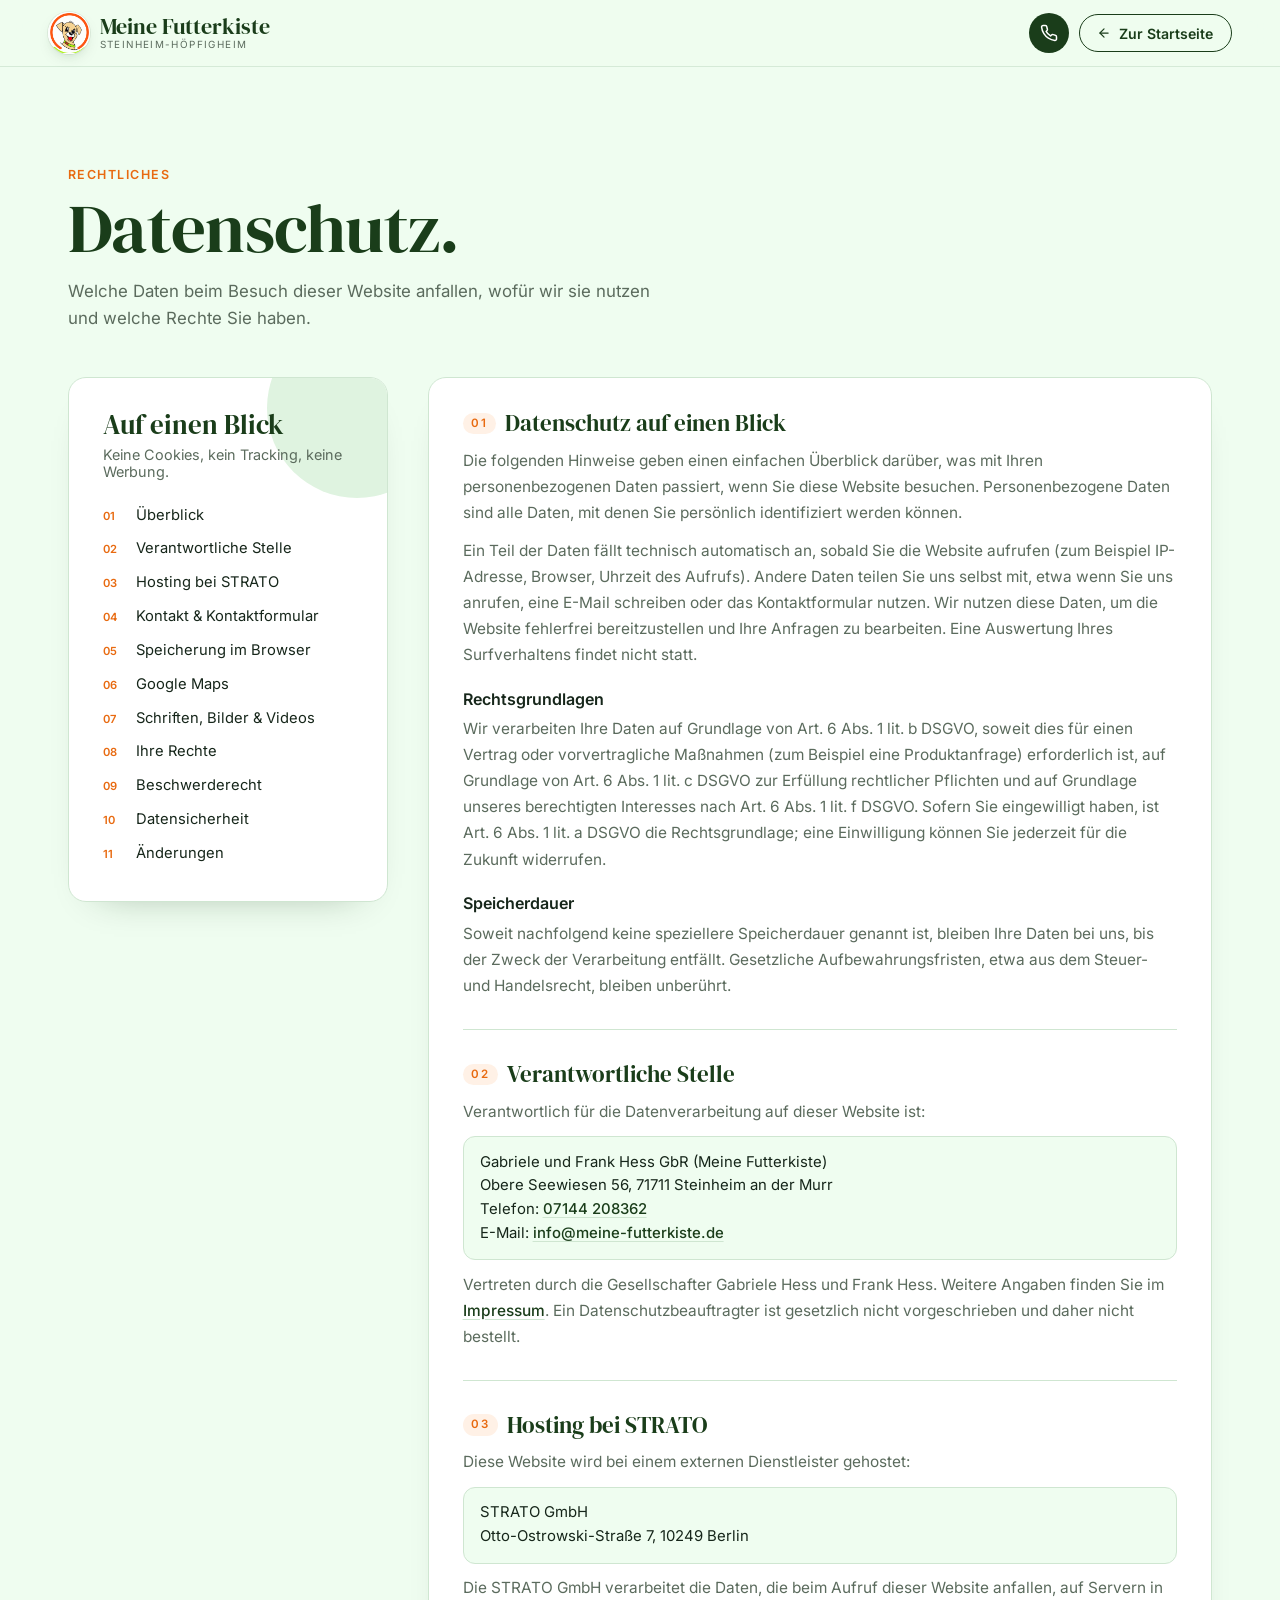
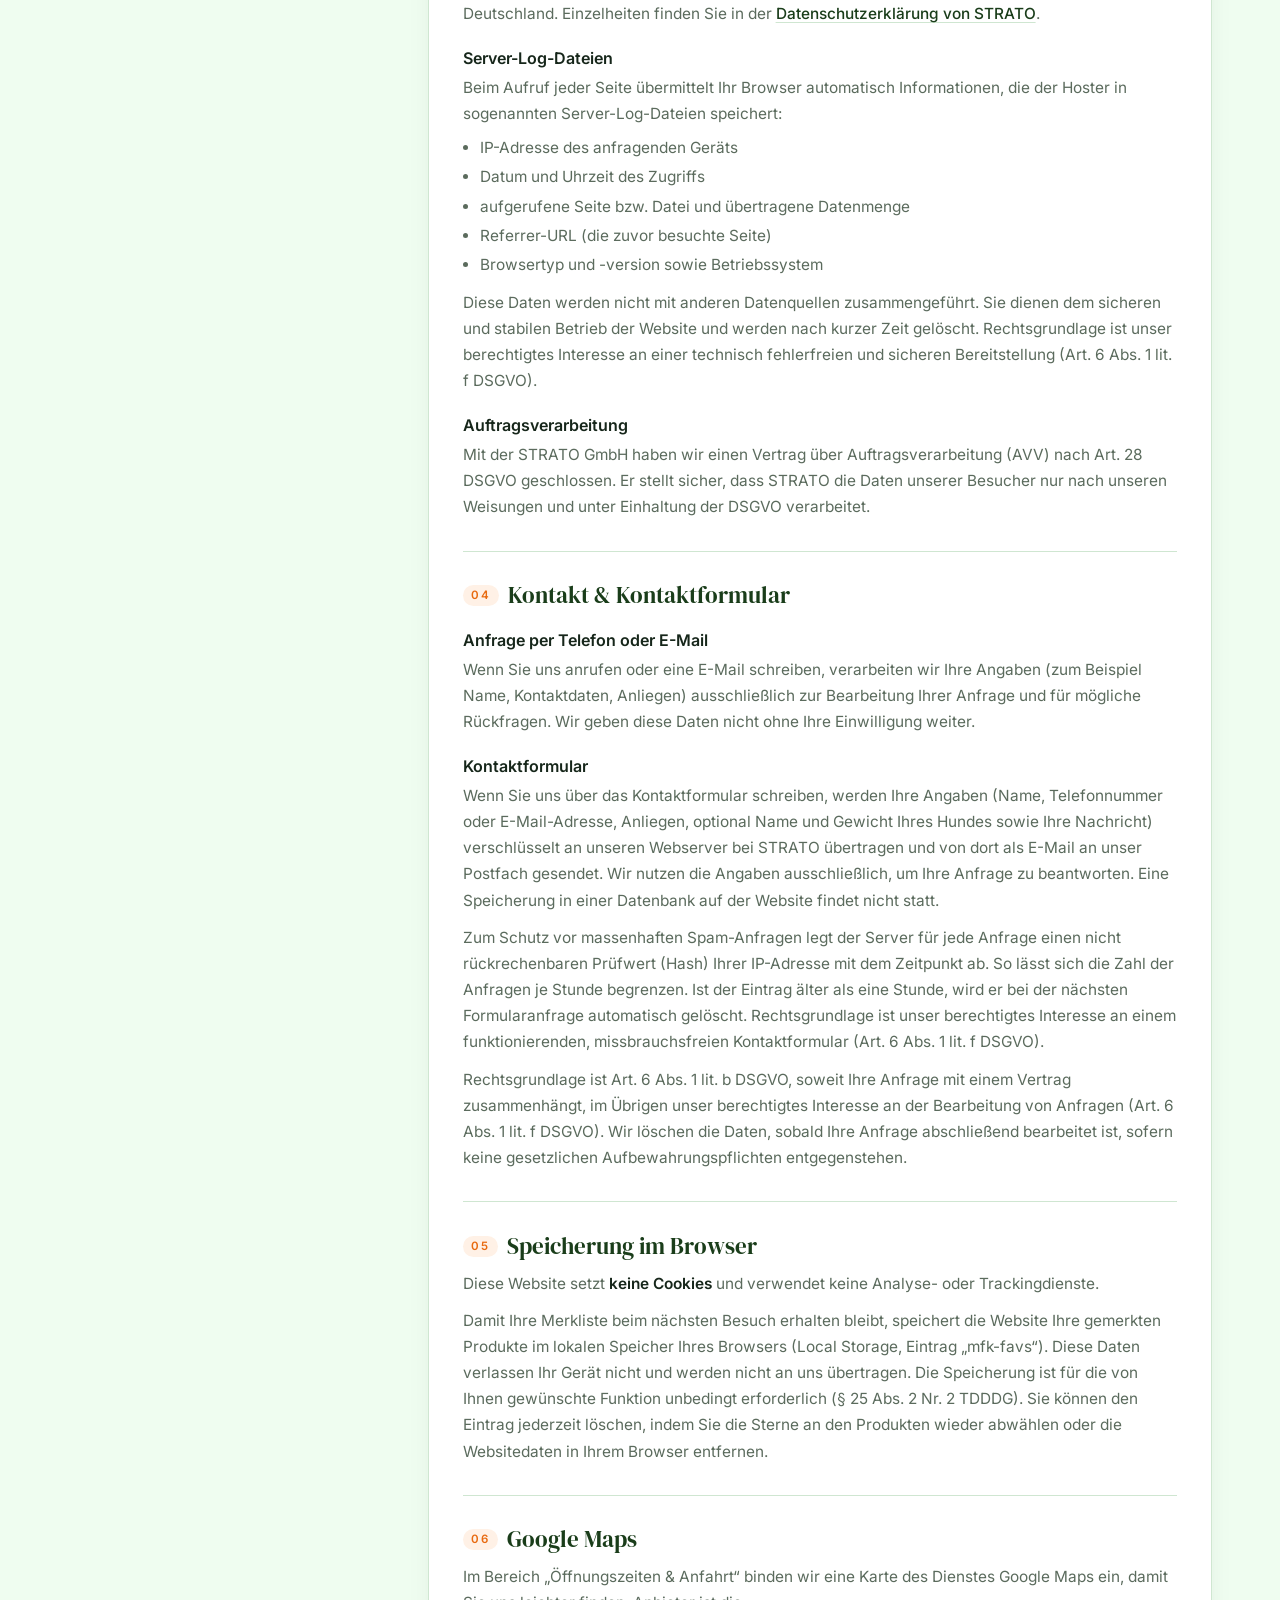
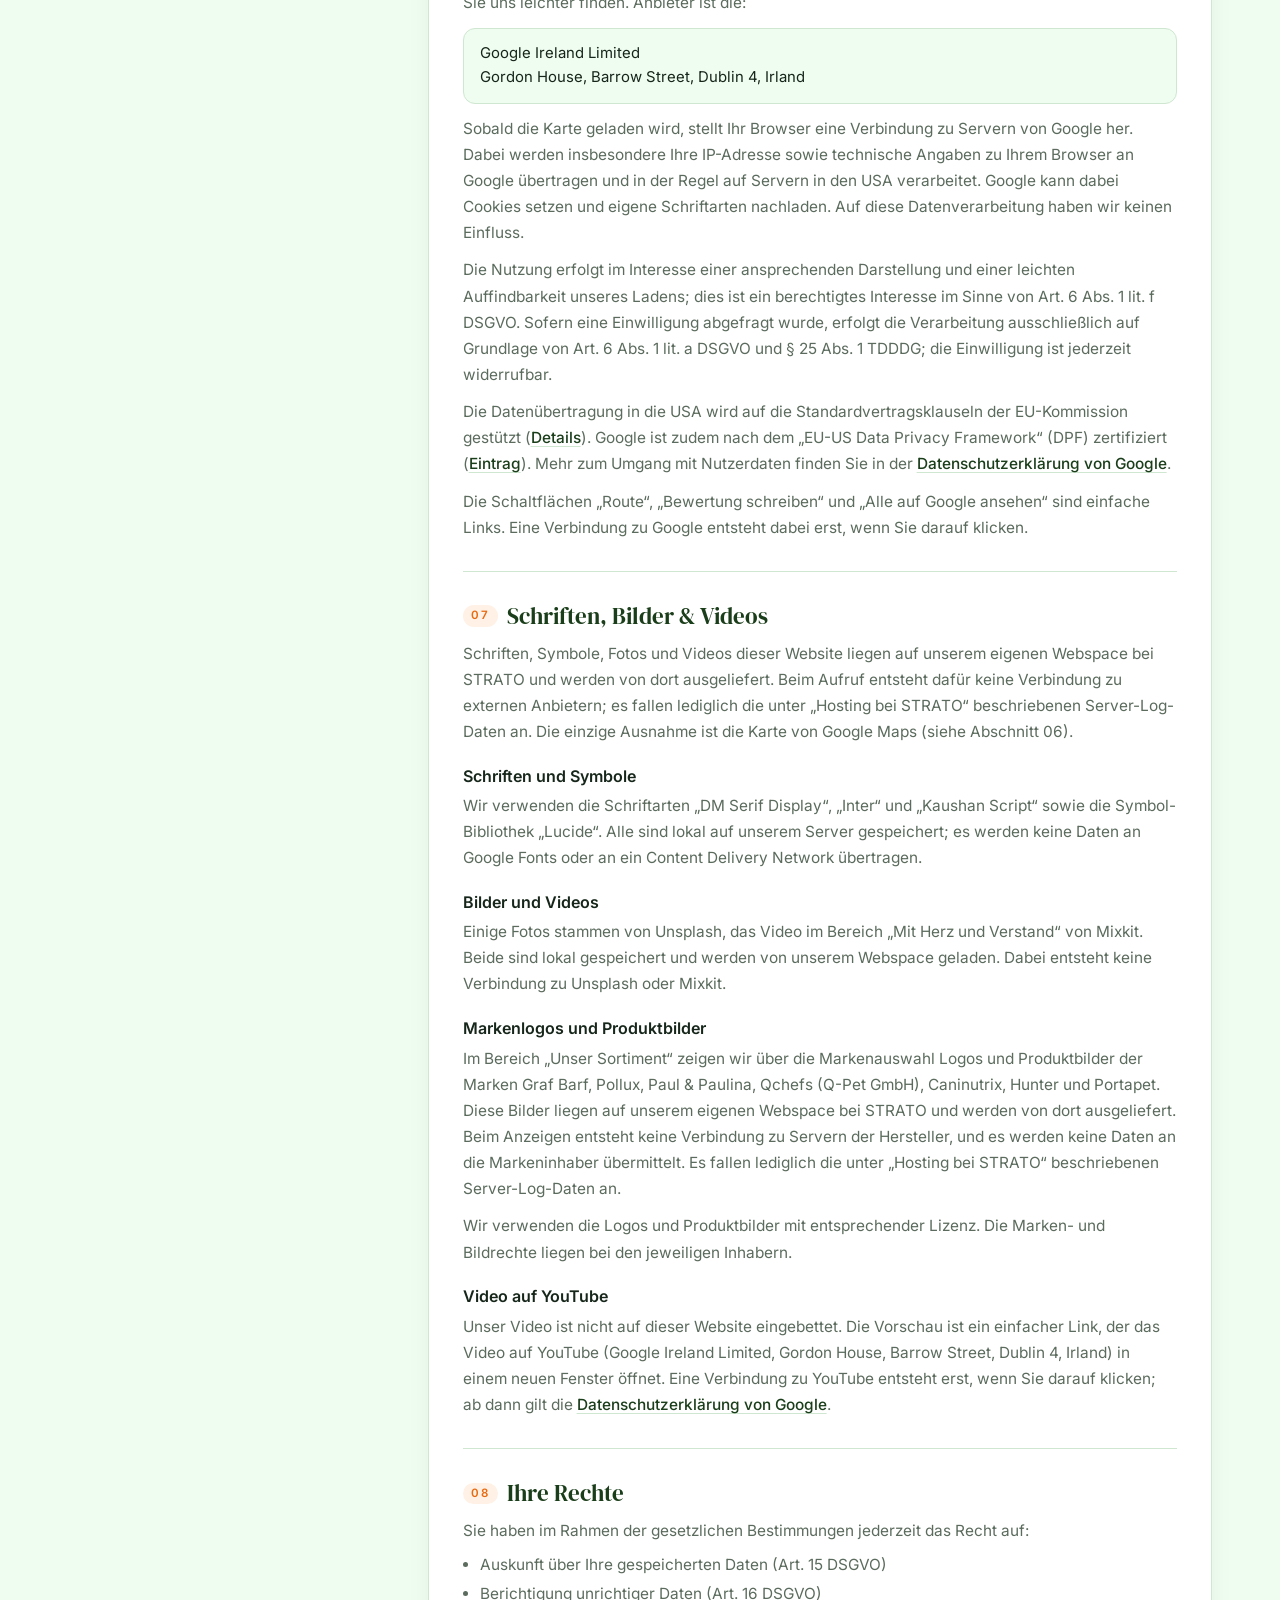
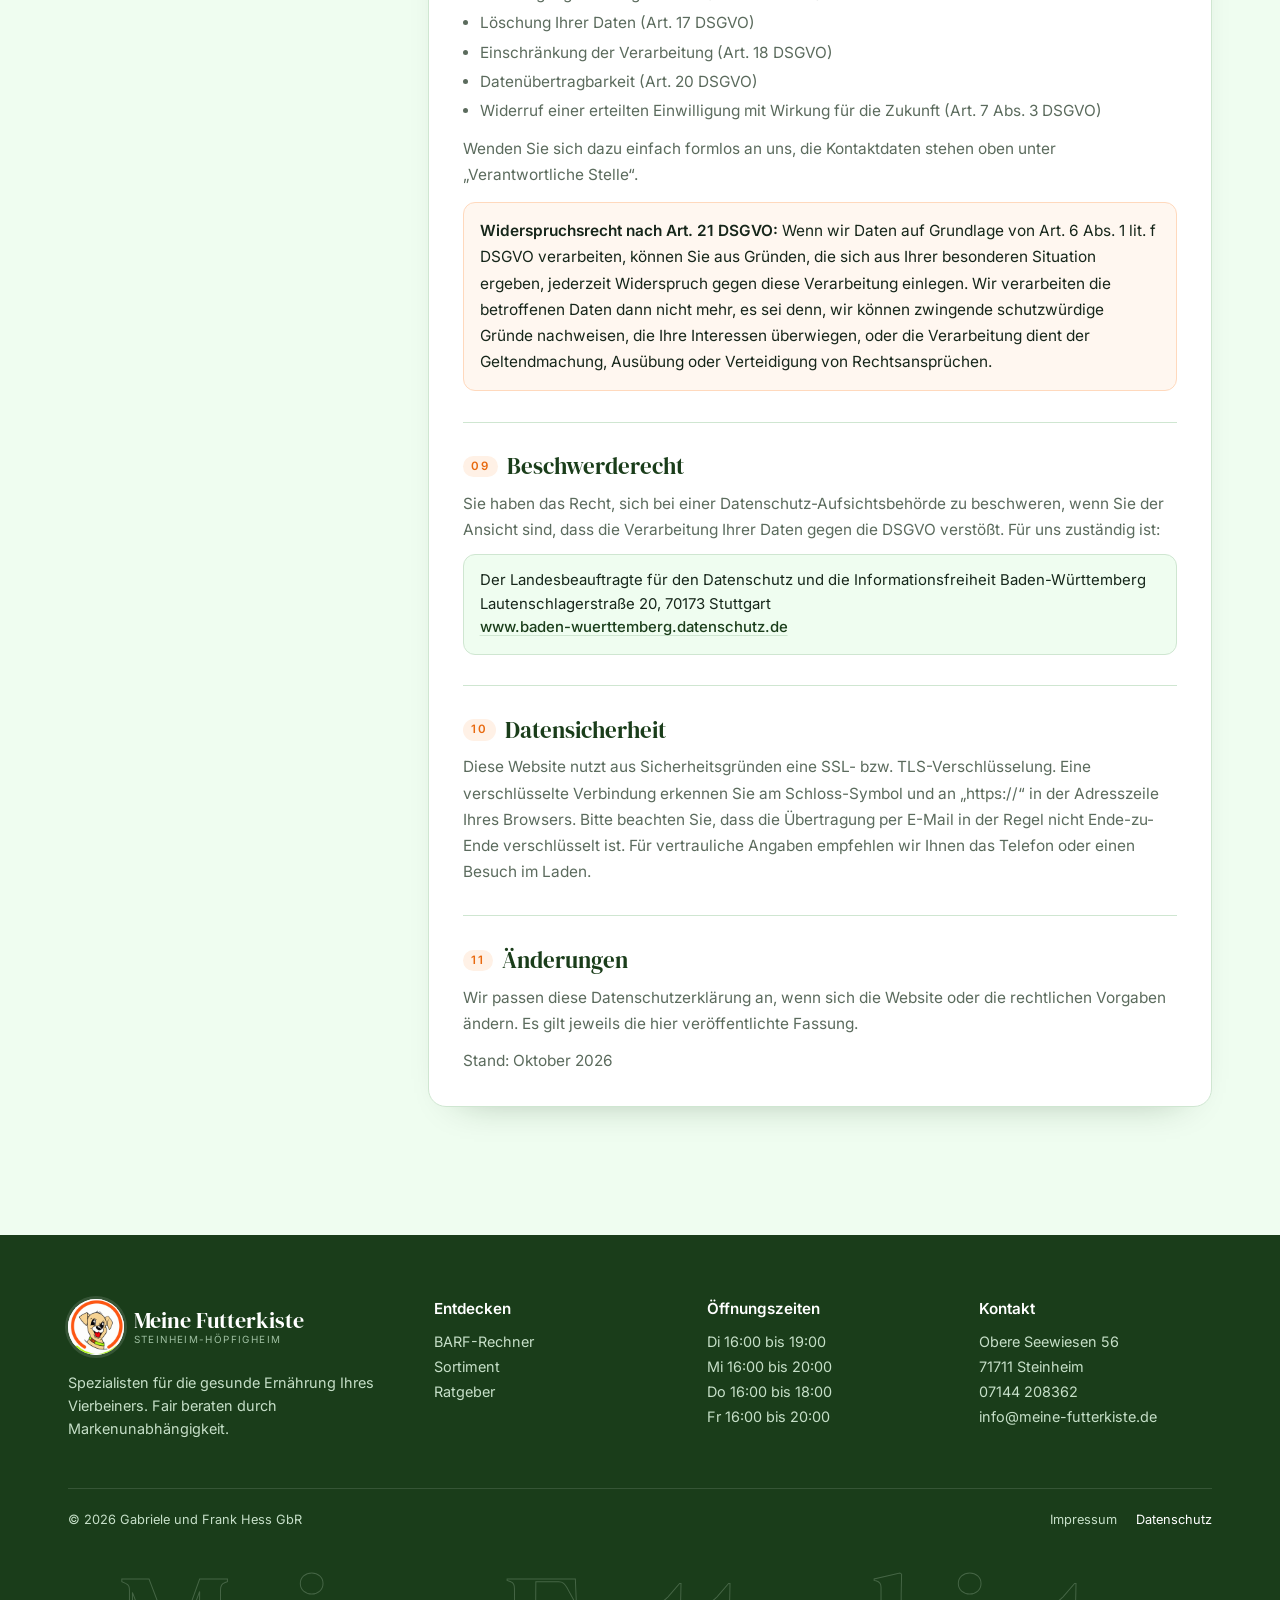
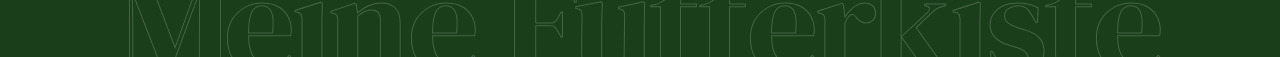
<file: datenschutz.html>
<!doctype html>
<html lang="de">
<head>
<meta charset="utf-8" />
<meta name="viewport" content="width=device-width, initial-scale=1, viewport-fit=cover" />
<meta name="theme-color" content="#EFFDF0" />
<meta name="format-detection" content="telephone=yes" />
<title>Datenschutz | Meine Futterkiste Steinheim-Höpfigheim</title>
<link rel="icon" href="favicon.png?v=3" type="image/png" sizes="192x192" />
<link rel="apple-touch-icon" href="apple-touch-icon.png?v=3" />
<meta name="description" content="Datenschutzerklärung von Meine Futterkiste, Gabriele und Frank Hess GbR, Steinheim-Höpfigheim: Hosting bei STRATO, Google Maps und Kontaktformular." />
<meta name="robots" content="index, follow" />
<link rel="canonical" href="https://meine-futterkiste.de/datenschutz.html" />

<link rel="stylesheet" href="fonts.css" />
<script src="lucide.min.js"></script>

<style>
:root{
  --bg:#EFFDF0;
  --green:#1a3d1a;
  --green-h:#2a5a2a;
  --green-soft:#dff3e0;
  --orange:#E86A10;
  --orange-h:#d45e0d;
  --ink:#16261a;
  --muted:#5b6b5d;
  --line:#cfe6d1;
  --card:#ffffff;
  --radius:18px;
  --ease:cubic-bezier(0.16,1,0.3,1);
}
*{box-sizing:border-box;margin:0;padding:0}
html{scroll-behavior:smooth;scroll-padding-top:90px}
body{font-family:'Inter',sans-serif;background:var(--bg);color:var(--ink);-webkit-font-smoothing:antialiased;overflow-x:hidden}
img{max-width:100%;display:block}
a{color:inherit;text-decoration:none}
.wrap{max-width:1240px;margin:0 auto;padding:0 20px}
@media(min-width:768px){.wrap{padding:0 32px}}
@media(min-width:1024px){.wrap{padding:0 48px}}
svg.lucide{width:1em;height:1em;stroke-width:2}
:focus-visible{outline:2px solid var(--orange);outline-offset:3px;border-radius:6px}
::selection{background:#ffd2ae;color:var(--ink)}

@keyframes fade-up{from{opacity:0;transform:translateY(30px)}to{opacity:1;transform:none}}
@keyframes fade-in{from{opacity:0}to{opacity:1}}
.animate-fade-up{animation:fade-up .8s var(--ease) both}
.animate-fade-in{animation:fade-in .6s ease-out both}
.delay-100{animation-delay:.1s}.delay-200{animation-delay:.2s}.delay-300{animation-delay:.3s}
@media (prefers-reduced-motion:reduce){
  *,*::before,*::after{animation-duration:.01ms!important;animation-delay:0s!important;transition-duration:.01ms!important}
}

/* ---------- Buttons ---------- */
.btn{display:inline-flex;align-items:center;gap:.5rem;border-radius:999px;font-weight:600;font-size:.95rem;padding:.85rem 1.4rem;transition:background .2s,transform .2s,box-shadow .2s;white-space:nowrap}
.btn:active{transform:scale(.97)}
.btn-ghost{border:1.5px solid var(--green);color:var(--green)}
.btn-ghost:hover{background:var(--green);color:#fff}
.btn svg.lucide{transition:transform .3s var(--ease)}
.btn:hover svg.lucide-arrow-left{transform:translateX(-3px)}
.circle{position:relative;width:40px;height:40px;border-radius:50%;display:grid;place-items:center;font-size:18px;transition:background .2s,transform .2s;flex-shrink:0}
.circle:hover{transform:translateY(-1px)}
.circle-green{background:var(--green);color:#fff}
.circle-green:hover{background:var(--green-h)}
.eyebrow{display:inline-flex;align-items:center;gap:.5rem;font-size:.78rem;font-weight:600;letter-spacing:.12em;text-transform:uppercase;color:var(--orange)}
.h2{font-family:'DM Serif Display',serif;font-weight:400;color:var(--green);font-size:clamp(40px,5.4vw,72px);line-height:1;letter-spacing:-.01em;margin:.6rem 0 1rem}
.lead{color:var(--muted);font-size:1.05rem;line-height:1.65;max-width:56ch}

/* ---------- Header ---------- */
.hdr{position:sticky;top:0;z-index:60;display:flex;align-items:center;justify-content:space-between;padding:.75rem 20px;gap:1rem;background:rgba(239,253,240,.82);backdrop-filter:blur(14px) saturate(1.4);-webkit-backdrop-filter:blur(14px) saturate(1.4);border-bottom:1px solid rgba(207,230,209,.8)}
@media(min-width:768px){.hdr{padding:.75rem 32px}}
@media(min-width:1024px){.hdr{padding:.75rem 48px}}
.logo{display:flex;align-items:center;gap:.6rem;color:var(--green)}
.logo-mark{width:42px;height:42px;border-radius:50%;background:#fff;overflow:hidden;flex-shrink:0;box-shadow:0 0 0 1px rgba(26,61,26,.08),0 6px 16px -8px rgba(26,61,26,.35);transition:transform .4s cubic-bezier(0.34,1.56,0.64,1)}
.logo-mark img{width:100%;height:100%;object-fit:cover}
.logo:hover .logo-mark{transform:rotate(-8deg) scale(1.06)}
.logo-txt{font-family:'DM Serif Display',serif;font-size:1.25rem;line-height:.95}
.logo-txt small{display:block;font-family:'Inter',sans-serif;font-size:.62rem;letter-spacing:.14em;text-transform:uppercase;color:var(--muted);margin-top:3px}
@media(min-width:1024px){.logo-txt{font-size:1.4rem}}
.hdr-actions{display:flex;align-items:center;gap:.6rem}
.hdr .btn{padding:.6rem 1.1rem;font-size:.88rem}
@media(max-width:559px){.hdr .btn span{display:none}.hdr .btn{padding:.6rem .75rem}}

/* ---------- Inhalt ---------- */
.page-head{padding:clamp(56px,8vw,96px) 0 clamp(28px,4vw,44px)}
.legal-grid{display:grid;gap:1.25rem}
@media(min-width:960px){.legal-grid{grid-template-columns:320px 1fr;gap:2.5rem;align-items:start}}
.legal-grid>*{min-width:0}
.card{background:var(--card);border:1px solid var(--line);border-radius:var(--radius);padding:1.6rem 1.5rem;box-shadow:0 18px 40px -32px rgba(10,40,10,.45)}
@media(min-width:768px){.card{padding:2rem 2.1rem}}
.card-id{position:relative;overflow:hidden}
@media(min-width:960px){.card-id{position:sticky;top:96px}}
.card-id::after{content:"";position:absolute;right:-60px;top:-60px;width:180px;height:180px;border-radius:50%;background:var(--green-soft);z-index:0}
.card-id>*{position:relative;z-index:1}
.card-id h2{font-family:'DM Serif Display',serif;font-weight:400;color:var(--green);font-size:1.7rem;line-height:1.1;margin-bottom:.35rem}
.card-id .sub{color:var(--muted);font-size:.9rem;margin-bottom:1.2rem}
.toc{list-style:none;display:flex;flex-direction:column;gap:.15rem;counter-reset:toc}
.toc a{display:flex;gap:.7rem;align-items:baseline;padding:.42rem .55rem;margin:0 -.55rem;border-radius:10px;font-size:.92rem;color:var(--ink);transition:background .2s,color .2s}
.toc a::before{counter-increment:toc;content:counter(toc,decimal-leading-zero);font-size:.7rem;font-weight:600;letter-spacing:.08em;color:var(--orange);min-width:1.4rem}
.toc a:hover{background:var(--green-soft);color:var(--green)}

.sec+.sec{margin-top:1.9rem;padding-top:1.9rem;border-top:1px solid var(--line)}
.sec h3{font-family:'DM Serif Display',serif;font-weight:400;color:var(--green);font-size:1.45rem;line-height:1.15;margin-bottom:.7rem;display:flex;align-items:center;gap:.6rem;hyphens:auto;overflow-wrap:break-word}
.sec h3 span:last-child{min-width:0}
@media(max-width:479px){.sec h3{font-size:1.25rem}}
.sec h3 .num{font-family:'Inter',sans-serif;font-size:.72rem;font-weight:600;letter-spacing:.1em;color:var(--orange);background:#fff1e6;border-radius:999px;padding:.25rem .55rem;flex-shrink:0}
.sec h4{font-size:1rem;font-weight:600;color:var(--ink);margin:1.3rem 0 .45rem}
.sec p,.sec li{color:var(--muted);line-height:1.7;font-size:.96rem;max-width:72ch;overflow-wrap:break-word}
.sec p+p{margin-top:.7rem}
.sec ul{margin:.5rem 0 .7rem 1.1rem}
.sec li+li{margin-top:.2rem}
.sec strong{color:var(--ink);font-weight:600}
.sec a{color:var(--green);font-weight:500;text-decoration:underline;text-decoration-color:var(--line);text-underline-offset:3px;transition:text-decoration-color .2s}
.sec a:hover{text-decoration-color:var(--orange)}
.addr{background:var(--bg);border:1px solid var(--line);border-radius:12px;padding:.85rem 1rem;margin:.7rem 0;color:var(--ink);font-size:.93rem;line-height:1.6}
.note{background:#fff7f0;border:1px solid #ffd9bd;border-radius:12px;padding:.95rem 1.05rem;margin-top:.9rem}
.note p{color:var(--ink)}
.stand{margin-top:1.9rem;font-size:.82rem;color:var(--muted)}

/* ---------- Footer ---------- */
footer{background:var(--green);color:#c6dfc8;padding:4rem 0 2rem;margin-top:clamp(72px,10vw,130px);overflow:hidden}
.foot{display:grid;gap:2.5rem}
@media(min-width:900px){.foot{grid-template-columns:1.4fr 1fr 1fr 1fr}}
.foot .logo{color:#fff}
.foot .logo-mark{width:56px;height:56px;box-shadow:0 0 0 3px rgba(255,255,255,.12)}
.foot .logo-txt small{color:#9fc0a2}
.foot h4{color:#fff;font-size:.95rem;margin-bottom:.9rem}
.foot ul{list-style:none;display:flex;flex-direction:column;gap:.5rem;font-size:.9rem}
.foot a:hover{color:#fff}
.foot p{font-size:.9rem;line-height:1.6;margin-top:1rem;max-width:36ch}
.legal{border-top:1px solid rgba(255,255,255,.12);margin-top:3rem;padding-top:1.4rem;display:flex;flex-wrap:wrap;justify-content:space-between;gap:1rem;font-size:.8rem}
.legal div{display:flex;gap:1.2rem}
.legal a.on{color:#fff}
.foot-mark{font-family:'DM Serif Display',serif;font-size:min(11vw,220px);line-height:.8;letter-spacing:-.02em;white-space:nowrap;text-align:center;color:transparent;-webkit-text-stroke:1px rgba(198,223,200,.25);margin-top:2.5rem;user-select:none;pointer-events:none}
@media(min-width:900px){.foot-mark{margin-bottom:calc(-2rem - .16em)}}
</style>
</head>
<body>

<header class="hdr">
  <a href="index.html" class="logo animate-fade-in" aria-label="Meine Futterkiste Startseite">
    <span class="logo-mark"><img src="logo.png" alt="" width="320" height="320" /></span>
    <span class="logo-txt">Meine Futterkiste<small>Steinheim-Höpfigheim</small></span>
  </a>
  <div class="hdr-actions animate-fade-in delay-100">
    <a href="tel:+497144208362" class="circle circle-green" aria-label="Anrufen"><i data-lucide="phone"></i></a>
    <a href="index.html" class="btn btn-ghost"><i data-lucide="arrow-left"></i><span>Zur Startseite</span></a>
  </div>
</header>

<main>
  <section class="page-head">
    <div class="wrap">
      <span class="eyebrow animate-fade-up">Rechtliches</span>
      <h1 class="h2 animate-fade-up delay-100">Datenschutz.</h1>
      <p class="lead animate-fade-up delay-200">Welche Daten beim Besuch dieser Website anfallen, wofür wir sie nutzen und welche Rechte Sie haben.</p>
    </div>
  </section>

  <div class="wrap">
    <div class="legal-grid">

      <aside class="card card-id animate-fade-up delay-200">
        <h2>Auf einen Blick</h2>
        <p class="sub">Keine Cookies, kein Tracking, keine Werbung.</p>
        <ol class="toc">
          <li><a href="#ueberblick">Überblick</a></li>
          <li><a href="#verantwortlich">Verantwortliche Stelle</a></li>
          <li><a href="#hosting">Hosting bei STRATO</a></li>
          <li><a href="#kontakt">Kontakt &amp; Kontaktformular</a></li>
          <li><a href="#speicher">Speicherung im Browser</a></li>
          <li><a href="#maps">Google Maps</a></li>
          <li><a href="#extern">Schriften, Bilder &amp; Videos</a></li>
          <li><a href="#rechte">Ihre Rechte</a></li>
          <li><a href="#beschwerde">Beschwerderecht</a></li>
          <li><a href="#sicherheit">Datensicherheit</a></li>
          <li><a href="#aenderungen">Änderungen</a></li>
        </ol>
      </aside>

      <article class="card animate-fade-up delay-300">

        <div class="sec" id="ueberblick">
          <h3><span class="num">01</span><span>Datenschutz auf einen Blick</span></h3>
          <p>Die folgenden Hinweise geben einen einfachen Überblick darüber, was mit Ihren personenbezogenen Daten passiert, wenn Sie diese Website besuchen. Personenbezogene Daten sind alle Daten, mit denen Sie persönlich identifiziert werden können.</p>
          <p>Ein Teil der Daten fällt technisch automatisch an, sobald Sie die Website aufrufen (zum Beispiel IP-Adresse, Browser, Uhrzeit des Aufrufs). Andere Daten teilen Sie uns selbst mit, etwa wenn Sie uns anrufen, eine E-Mail schreiben oder das Kontaktformular nutzen. Wir nutzen diese Daten, um die Website fehlerfrei bereitzustellen und Ihre Anfragen zu bearbeiten. Eine Auswertung Ihres Surfverhaltens findet nicht statt.</p>
          <h4>Rechtsgrundlagen</h4>
          <p>Wir verarbeiten Ihre Daten auf Grundlage von Art. 6 Abs. 1 lit. b DSGVO, soweit dies für einen Vertrag oder vorvertragliche Maßnahmen (zum Beispiel eine Produktanfrage) erforderlich ist, auf Grundlage von Art. 6 Abs. 1 lit. c DSGVO zur Erfüllung rechtlicher Pflichten und auf Grundlage unseres berechtigten Interesses nach Art. 6 Abs. 1 lit. f DSGVO. Sofern Sie eingewilligt haben, ist Art. 6 Abs. 1 lit. a DSGVO die Rechtsgrundlage; eine Einwilligung können Sie jederzeit für die Zukunft widerrufen.</p>
          <h4>Speicherdauer</h4>
          <p>Soweit nachfolgend keine speziellere Speicherdauer genannt ist, bleiben Ihre Daten bei uns, bis der Zweck der Verarbeitung entfällt. Gesetzliche Aufbewahrungsfristen, etwa aus dem Steuer- und Handelsrecht, bleiben unberührt.</p>
        </div>

        <div class="sec" id="verantwortlich">
          <h3><span class="num">02</span><span>Verantwortliche Stelle</span></h3>
          <p>Verantwortlich für die Datenverarbeitung auf dieser Website ist:</p>
          <div class="addr">
            Gabriele und Frank Hess GbR (Meine Futterkiste)<br />
            Obere Seewiesen 56, 71711 Steinheim an der Murr<br />
            Telefon: <a href="tel:+497144208362">07144 208362</a><br />
            E-Mail: <a href="mailto:info@meine-futterkiste.de">info@meine-futterkiste.de</a>
          </div>
          <p>Vertreten durch die Gesellschafter Gabriele Hess und Frank Hess. Weitere Angaben finden Sie im <a href="impressum.html">Impressum</a>. Ein Datenschutzbeauftragter ist gesetzlich nicht vorgeschrieben und daher nicht bestellt.</p>
        </div>

        <div class="sec" id="hosting">
          <h3><span class="num">03</span><span>Hosting bei STRATO</span></h3>
          <p>Diese Website wird bei einem externen Dienstleister gehostet:</p>
          <div class="addr">STRATO GmbH<br />Otto-Ostrowski-Straße 7, 10249 Berlin</div>
          <p>Die STRATO GmbH verarbeitet die Daten, die beim Aufruf dieser Website anfallen, auf Servern in Deutschland. Einzelheiten finden Sie in der <a href="https://www.strato.de/datenschutz/" target="_blank" rel="noopener">Datenschutzerklärung von STRATO</a>.</p>
          <h4>Server-Log-Dateien</h4>
          <p>Beim Aufruf jeder Seite übermittelt Ihr Browser automatisch Informationen, die der Hoster in sogenannten Server-Log-Dateien speichert:</p>
          <ul>
            <li>IP-Adresse des anfragenden Geräts</li>
            <li>Datum und Uhrzeit des Zugriffs</li>
            <li>aufgerufene Seite bzw. Datei und übertragene Datenmenge</li>
            <li>Referrer-URL (die zuvor besuchte Seite)</li>
            <li>Browsertyp und -version sowie Betriebssystem</li>
          </ul>
          <p>Diese Daten werden nicht mit anderen Datenquellen zusammengeführt. Sie dienen dem sicheren und stabilen Betrieb der Website und werden nach kurzer Zeit gelöscht. Rechtsgrundlage ist unser berechtigtes Interesse an einer technisch fehlerfreien und sicheren Bereitstellung (Art. 6 Abs. 1 lit. f DSGVO).</p>
          <h4>Auftragsverarbeitung</h4>
          <p>Mit der STRATO GmbH haben wir einen Vertrag über Auftragsverarbeitung (AVV) nach Art. 28 DSGVO geschlossen. Er stellt sicher, dass STRATO die Daten unserer Besucher nur nach unseren Weisungen und unter Einhaltung der DSGVO verarbeitet.</p>
        </div>

        <div class="sec" id="kontakt">
          <h3><span class="num">04</span><span>Kontakt &amp; Kontaktformular</span></h3>
          <h4>Anfrage per Telefon oder E-Mail</h4>
          <p>Wenn Sie uns anrufen oder eine E-Mail schreiben, verarbeiten wir Ihre Angaben (zum Beispiel Name, Kontaktdaten, Anliegen) ausschließlich zur Bearbeitung Ihrer Anfrage und für mögliche Rückfragen. Wir geben diese Daten nicht ohne Ihre Einwilligung weiter.</p>
          <h4>Kontaktformular</h4>
          <p>Wenn Sie uns über das Kontaktformular schreiben, werden Ihre Angaben (Name, Telefonnummer oder E-Mail-Adresse, Anliegen, optional Name und Gewicht Ihres Hundes sowie Ihre Nachricht) verschlüsselt an unseren Webserver bei STRATO übertragen und von dort als E-Mail an unser Postfach gesendet. Wir nutzen die Angaben ausschließlich, um Ihre Anfrage zu beantworten. Eine Speicherung in einer Datenbank auf der Website findet nicht statt.</p>
          <p>Zum Schutz vor massenhaften Spam-Anfragen legt der Server für jede Anfrage einen nicht rückrechenbaren Prüfwert (Hash) Ihrer IP-Adresse mit dem Zeitpunkt ab. So lässt sich die Zahl der Anfragen je Stunde begrenzen. Ist der Eintrag älter als eine Stunde, wird er bei der nächsten Formularanfrage automatisch gelöscht. Rechtsgrundlage ist unser berechtigtes Interesse an einem funktionierenden, missbrauchsfreien Kontaktformular (Art. 6 Abs. 1 lit. f DSGVO).</p>
          <p>Rechtsgrundlage ist Art. 6 Abs. 1 lit. b DSGVO, soweit Ihre Anfrage mit einem Vertrag zusammenhängt, im Übrigen unser berechtigtes Interesse an der Bearbeitung von Anfragen (Art. 6 Abs. 1 lit. f DSGVO). Wir löschen die Daten, sobald Ihre Anfrage abschließend bearbeitet ist, sofern keine gesetzlichen Aufbewahrungspflichten entgegenstehen.</p>
        </div>

        <div class="sec" id="speicher">
          <h3><span class="num">05</span><span>Speicherung im Browser</span></h3>
          <p>Diese Website setzt <strong>keine Cookies</strong> und verwendet keine Analyse- oder Trackingdienste.</p>
          <p>Damit Ihre Merkliste beim nächsten Besuch erhalten bleibt, speichert die Website Ihre gemerkten Produkte im lokalen Speicher Ihres Browsers (Local Storage, Eintrag „mfk-favs“). Diese Daten verlassen Ihr Gerät nicht und werden nicht an uns übertragen. Die Speicherung ist für die von Ihnen gewünschte Funktion unbedingt erforderlich (§ 25 Abs. 2 Nr. 2 TDDDG). Sie können den Eintrag jederzeit löschen, indem Sie die Sterne an den Produkten wieder abwählen oder die Websitedaten in Ihrem Browser entfernen.</p>
        </div>

        <div class="sec" id="maps">
          <h3><span class="num">06</span><span>Google Maps</span></h3>
          <p>Im Bereich „Öffnungszeiten &amp; Anfahrt“ binden wir eine Karte des Dienstes Google Maps ein, damit Sie uns leichter finden. Anbieter ist die:</p>
          <div class="addr">Google Ireland Limited<br />Gordon House, Barrow Street, Dublin 4, Irland</div>
          <p>Sobald die Karte geladen wird, stellt Ihr Browser eine Verbindung zu Servern von Google her. Dabei werden insbesondere Ihre IP-Adresse sowie technische Angaben zu Ihrem Browser an Google übertragen und in der Regel auf Servern in den USA verarbeitet. Google kann dabei Cookies setzen und eigene Schriftarten nachladen. Auf diese Datenverarbeitung haben wir keinen Einfluss.</p>
          <p>Die Nutzung erfolgt im Interesse einer ansprechenden Darstellung und einer leichten Auffindbarkeit unseres Ladens; dies ist ein berechtigtes Interesse im Sinne von Art. 6 Abs. 1 lit. f DSGVO. Sofern eine Einwilligung abgefragt wurde, erfolgt die Verarbeitung ausschließlich auf Grundlage von Art. 6 Abs. 1 lit. a DSGVO und § 25 Abs. 1 TDDDG; die Einwilligung ist jederzeit widerrufbar.</p>
          <p>Die Datenübertragung in die USA wird auf die Standardvertragsklauseln der EU-Kommission gestützt (<a href="https://privacy.google.com/businesses/gdprcontrollerterms/" target="_blank" rel="noopener">Details</a>). Google ist zudem nach dem „EU-US Data Privacy Framework“ (DPF) zertifiziert (<a href="https://www.dataprivacyframework.gov/participant/5780" target="_blank" rel="noopener">Eintrag</a>). Mehr zum Umgang mit Nutzerdaten finden Sie in der <a href="https://policies.google.com/privacy?hl=de" target="_blank" rel="noopener">Datenschutzerklärung von Google</a>.</p>
          <p>Die Schaltflächen „Route“, „Bewertung schreiben“ und „Alle auf Google ansehen“ sind einfache Links. Eine Verbindung zu Google entsteht dabei erst, wenn Sie darauf klicken.</p>
        </div>

        <div class="sec" id="extern">
          <h3><span class="num">07</span><span>Schriften, Bilder &amp; Videos</span></h3>
          <p>Schriften, Symbole, Fotos und Videos dieser Website liegen auf unserem eigenen Webspace bei STRATO und werden von dort ausgeliefert. Beim Aufruf entsteht dafür keine Verbindung zu externen Anbietern; es fallen lediglich die unter „Hosting bei STRATO“ beschriebenen Server-Log-Daten an. Die einzige Ausnahme ist die Karte von Google Maps (siehe Abschnitt 06).</p>
          <h4>Schriften und Symbole</h4>
          <p>Wir verwenden die Schriftarten „DM Serif Display“, „Inter“ und „Kaushan Script“ sowie die Symbol-Bibliothek „Lucide“. Alle sind lokal auf unserem Server gespeichert; es werden keine Daten an Google Fonts oder an ein Content Delivery Network übertragen.</p>
          <h4>Bilder und Videos</h4>
          <p>Einige Fotos stammen von Unsplash, das Video im Bereich „Mit Herz und Verstand“ von Mixkit. Beide sind lokal gespeichert und werden von unserem Webspace geladen. Dabei entsteht keine Verbindung zu Unsplash oder Mixkit.</p>
          <h4>Markenlogos und Produktbilder</h4>
          <p>Im Bereich „Unser Sortiment“ zeigen wir über die Markenauswahl Logos und Produktbilder der Marken Graf Barf, Pollux, Paul &amp; Paulina, Qchefs (Q-Pet GmbH), Caninutrix, Hunter und Portapet. Diese Bilder liegen auf unserem eigenen Webspace bei STRATO und werden von dort ausgeliefert. Beim Anzeigen entsteht keine Verbindung zu Servern der Hersteller, und es werden keine Daten an die Markeninhaber übermittelt. Es fallen lediglich die unter „Hosting bei STRATO“ beschriebenen Server-Log-Daten an.</p>
          <p>Wir verwenden die Logos und Produktbilder mit entsprechender Lizenz. Die Marken- und Bildrechte liegen bei den jeweiligen Inhabern.</p>
          <h4>Video auf YouTube</h4>
          <p>Unser Video ist nicht auf dieser Website eingebettet. Die Vorschau ist ein einfacher Link, der das Video auf YouTube (Google Ireland Limited, Gordon House, Barrow Street, Dublin 4, Irland) in einem neuen Fenster öffnet. Eine Verbindung zu YouTube entsteht erst, wenn Sie darauf klicken; ab dann gilt die <a href="https://policies.google.com/privacy?hl=de" target="_blank" rel="noopener">Datenschutzerklärung von Google</a>.</p>
        </div>

        <div class="sec" id="rechte">
          <h3><span class="num">08</span><span>Ihre Rechte</span></h3>
          <p>Sie haben im Rahmen der gesetzlichen Bestimmungen jederzeit das Recht auf:</p>
          <ul>
            <li>Auskunft über Ihre gespeicherten Daten (Art. 15 DSGVO)</li>
            <li>Berichtigung unrichtiger Daten (Art. 16 DSGVO)</li>
            <li>Löschung Ihrer Daten (Art. 17 DSGVO)</li>
            <li>Einschränkung der Verarbeitung (Art. 18 DSGVO)</li>
            <li>Datenübertragbarkeit (Art. 20 DSGVO)</li>
            <li>Widerruf einer erteilten Einwilligung mit Wirkung für die Zukunft (Art. 7 Abs. 3 DSGVO)</li>
          </ul>
          <p>Wenden Sie sich dazu einfach formlos an uns, die Kontaktdaten stehen oben unter „Verantwortliche Stelle“.</p>
          <div class="note">
            <p><strong>Widerspruchsrecht nach Art. 21 DSGVO:</strong> Wenn wir Daten auf Grundlage von Art. 6 Abs. 1 lit. f DSGVO verarbeiten, können Sie aus Gründen, die sich aus Ihrer besonderen Situation ergeben, jederzeit Widerspruch gegen diese Verarbeitung einlegen. Wir verarbeiten die betroffenen Daten dann nicht mehr, es sei denn, wir können zwingende schutzwürdige Gründe nachweisen, die Ihre Interessen überwiegen, oder die Verarbeitung dient der Geltendmachung, Ausübung oder Verteidigung von Rechtsansprüchen.</p>
          </div>
        </div>

        <div class="sec" id="beschwerde">
          <h3><span class="num">09</span><span>Beschwerderecht</span></h3>
          <p>Sie haben das Recht, sich bei einer Datenschutz-Aufsichtsbehörde zu beschweren, wenn Sie der Ansicht sind, dass die Verarbeitung Ihrer Daten gegen die DSGVO verstößt. Für uns zuständig ist:</p>
          <div class="addr">Der Landesbeauftragte für den Datenschutz und die Informationsfreiheit Baden-Württemberg<br />Lautenschlagerstraße 20, 70173 Stuttgart<br /><a href="https://www.baden-wuerttemberg.datenschutz.de" target="_blank" rel="noopener">www.baden-wuerttemberg.datenschutz.de</a></div>
        </div>

        <div class="sec" id="sicherheit">
          <h3><span class="num">10</span><span>Datensicherheit</span></h3>
          <p>Diese Website nutzt aus Sicherheitsgründen eine SSL- bzw. TLS-Verschlüsselung. Eine verschlüsselte Verbindung erkennen Sie am Schloss-Symbol und an „https://“ in der Adresszeile Ihres Browsers. Bitte beachten Sie, dass die Übertragung per E-Mail in der Regel nicht Ende-zu-Ende verschlüsselt ist. Für vertrauliche Angaben empfehlen wir Ihnen das Telefon oder einen Besuch im Laden.</p>
        </div>

        <div class="sec" id="aenderungen">
          <h3><span class="num">11</span><span>Änderungen</span></h3>
          <p>Wir passen diese Datenschutzerklärung an, wenn sich die Website oder die rechtlichen Vorgaben ändern. Es gilt jeweils die hier veröffentlichte Fassung.</p>
          <p class="stand">Stand: Oktober 2026</p>
        </div>

      </article>

    </div>
  </div>
</main>

<footer>
  <div class="wrap">
    <div class="foot">
      <div>
        <a href="index.html" class="logo"><span class="logo-mark"><img src="logo.png" alt="" width="320" height="320" /></span><span class="logo-txt">Meine Futterkiste<small>Steinheim-Höpfigheim</small></span></a>
        <p>Spezialisten für die gesunde Ernährung Ihres Vierbeiners. Fair beraten durch Markenunabhängigkeit.</p>
      </div>
      <div>
        <h4>Entdecken</h4>
        <ul><li><a href="index.html#barf">BARF-Rechner</a></li><li><a href="index.html#shop">Sortiment</a></li><li><a href="index.html#ratgeber">Ratgeber</a></li></ul>
      </div>
      <div>
        <h4>Öffnungszeiten</h4>
        <ul><li>Di 16:00 bis 19:00</li><li>Mi 16:00 bis 20:00</li><li>Do 16:00 bis 18:00</li><li>Fr 16:00 bis 20:00</li></ul>
      </div>
      <div>
        <h4>Kontakt</h4>
        <ul><li>Obere Seewiesen 56</li><li>71711 Steinheim</li><li><a href="tel:+497144208362">07144 208362</a></li><li><a href="mailto:info@meine-futterkiste.de">info@meine-futterkiste.de</a></li></ul>
      </div>
    </div>
    <div class="legal">
      <span>© <span id="yr">2026</span> Gabriele und Frank Hess GbR</span>
      <div><a href="impressum.html">Impressum</a><a href="datenschutz.html" class="on" aria-current="page">Datenschutz</a></div>
    </div>
  </div>
  <div class="foot-mark" aria-hidden="true">Meine Futterkiste</div>
</footer>

<script>
  document.getElementById('yr').textContent = new Date().getFullYear();
  if (window.lucide) lucide.createIcons();
</script>
</body>
</html>
</file>
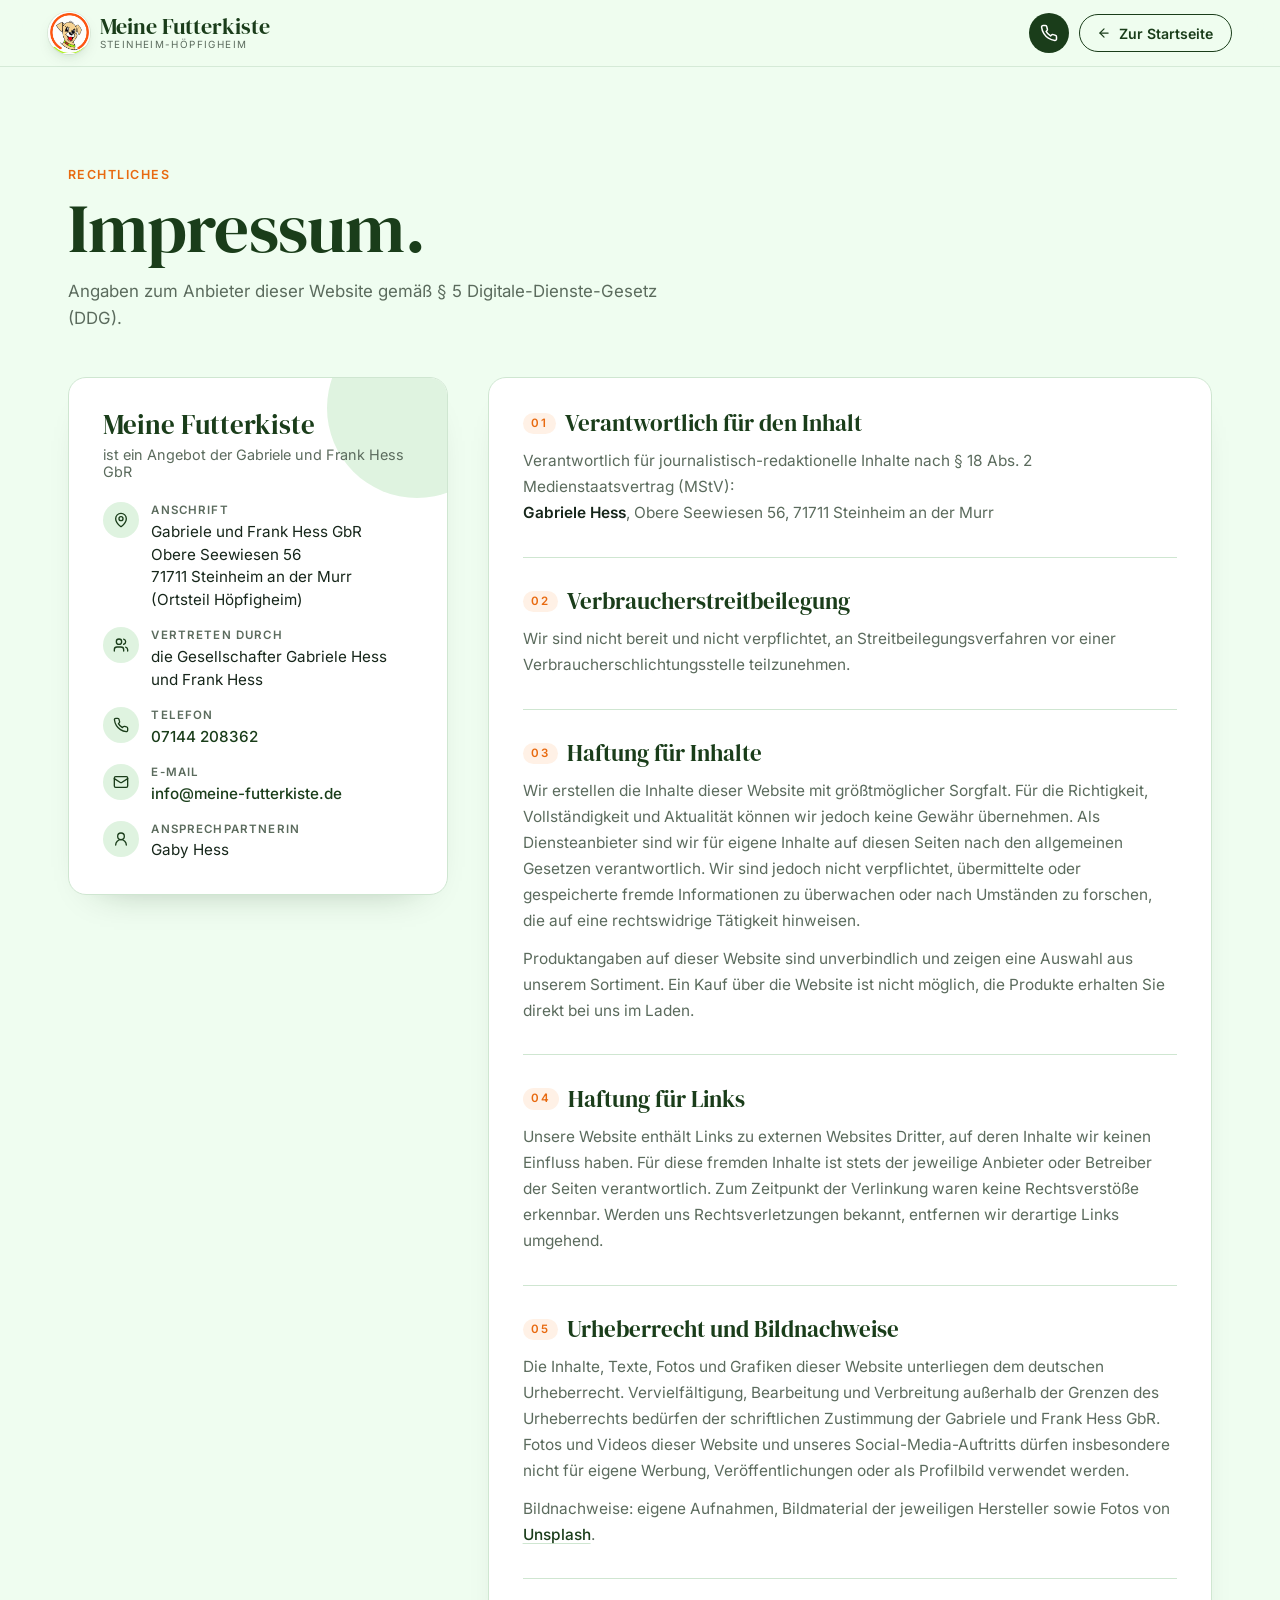
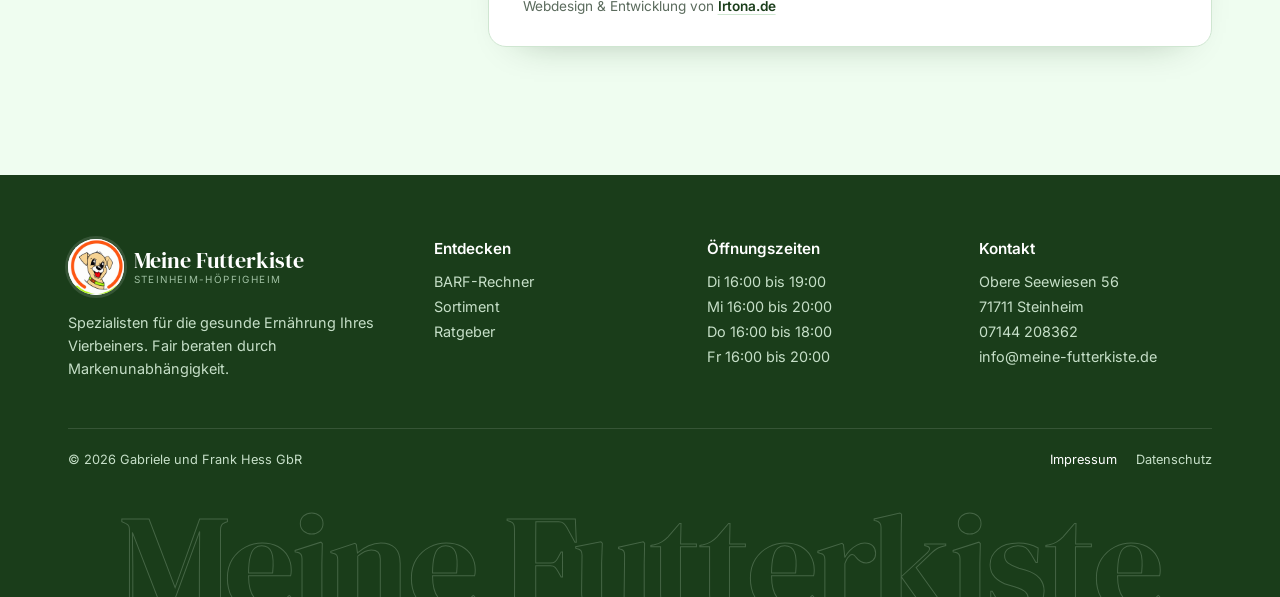
<file: impressum.html>
<!doctype html>
<html lang="de">
<head>
<meta charset="utf-8" />
<meta name="viewport" content="width=device-width, initial-scale=1, viewport-fit=cover" />
<meta name="theme-color" content="#EFFDF0" />
<meta name="format-detection" content="telephone=yes" />
<title>Impressum | Meine Futterkiste Steinheim-Höpfigheim</title>
<link rel="icon" href="favicon.png?v=3" type="image/png" sizes="192x192" />
<link rel="apple-touch-icon" href="apple-touch-icon.png?v=3" />
<meta name="description" content="Impressum von Meine Futterkiste, Gabriele und Frank Hess GbR, Obere Seewiesen 56, 71711 Steinheim-Höpfigheim." />
<meta name="robots" content="index, follow" />
<link rel="canonical" href="https://meine-futterkiste.de/impressum.html" />

<link rel="stylesheet" href="fonts.css" />
<script src="lucide.min.js"></script>

<style>
:root{
  --bg:#EFFDF0;
  --green:#1a3d1a;
  --green-h:#2a5a2a;
  --green-soft:#dff3e0;
  --orange:#E86A10;
  --orange-h:#d45e0d;
  --ink:#16261a;
  --muted:#5b6b5d;
  --line:#cfe6d1;
  --card:#ffffff;
  --radius:18px;
  --ease:cubic-bezier(0.16,1,0.3,1);
}
*{box-sizing:border-box;margin:0;padding:0}
html{scroll-behavior:smooth;scroll-padding-top:90px}
body{font-family:'Inter',sans-serif;background:var(--bg);color:var(--ink);-webkit-font-smoothing:antialiased;overflow-x:hidden}
img{max-width:100%;display:block}
a{color:inherit;text-decoration:none}
.wrap{max-width:1240px;margin:0 auto;padding:0 20px}
@media(min-width:768px){.wrap{padding:0 32px}}
@media(min-width:1024px){.wrap{padding:0 48px}}
svg.lucide{width:1em;height:1em;stroke-width:2}
:focus-visible{outline:2px solid var(--orange);outline-offset:3px;border-radius:6px}
::selection{background:#ffd2ae;color:var(--ink)}

@keyframes fade-up{from{opacity:0;transform:translateY(30px)}to{opacity:1;transform:none}}
@keyframes fade-in{from{opacity:0}to{opacity:1}}
.animate-fade-up{animation:fade-up .8s var(--ease) both}
.animate-fade-in{animation:fade-in .6s ease-out both}
.delay-100{animation-delay:.1s}.delay-200{animation-delay:.2s}.delay-300{animation-delay:.3s}
@media (prefers-reduced-motion:reduce){
  *,*::before,*::after{animation-duration:.01ms!important;animation-delay:0s!important;transition-duration:.01ms!important}
}

/* ---------- Buttons ---------- */
.btn{display:inline-flex;align-items:center;gap:.5rem;border-radius:999px;font-weight:600;font-size:.95rem;padding:.85rem 1.4rem;transition:background .2s,transform .2s,box-shadow .2s;white-space:nowrap}
.btn:active{transform:scale(.97)}
.btn-ghost{border:1.5px solid var(--green);color:var(--green)}
.btn-ghost:hover{background:var(--green);color:#fff}
.btn svg.lucide{transition:transform .3s var(--ease)}
.btn:hover svg.lucide-arrow-left{transform:translateX(-3px)}
.circle{position:relative;width:40px;height:40px;border-radius:50%;display:grid;place-items:center;font-size:18px;transition:background .2s,transform .2s;flex-shrink:0}
.circle:hover{transform:translateY(-1px)}
.circle-green{background:var(--green);color:#fff}
.circle-green:hover{background:var(--green-h)}
.eyebrow{display:inline-flex;align-items:center;gap:.5rem;font-size:.78rem;font-weight:600;letter-spacing:.12em;text-transform:uppercase;color:var(--orange)}
.h2{font-family:'DM Serif Display',serif;font-weight:400;color:var(--green);font-size:clamp(40px,5.4vw,72px);line-height:1;letter-spacing:-.01em;margin:.6rem 0 1rem}
.lead{color:var(--muted);font-size:1.05rem;line-height:1.65;max-width:56ch}

/* ---------- Header ---------- */
.hdr{position:sticky;top:0;z-index:60;display:flex;align-items:center;justify-content:space-between;padding:.75rem 20px;gap:1rem;background:rgba(239,253,240,.82);backdrop-filter:blur(14px) saturate(1.4);-webkit-backdrop-filter:blur(14px) saturate(1.4);border-bottom:1px solid rgba(207,230,209,.8)}
@media(min-width:768px){.hdr{padding:.75rem 32px}}
@media(min-width:1024px){.hdr{padding:.75rem 48px}}
.logo{display:flex;align-items:center;gap:.6rem;color:var(--green)}
.logo-mark{width:42px;height:42px;border-radius:50%;background:#fff;overflow:hidden;flex-shrink:0;box-shadow:0 0 0 1px rgba(26,61,26,.08),0 6px 16px -8px rgba(26,61,26,.35);transition:transform .4s cubic-bezier(0.34,1.56,0.64,1)}
.logo-mark img{width:100%;height:100%;object-fit:cover}
.logo:hover .logo-mark{transform:rotate(-8deg) scale(1.06)}
.logo-txt{font-family:'DM Serif Display',serif;font-size:1.25rem;line-height:.95}
.logo-txt small{display:block;font-family:'Inter',sans-serif;font-size:.62rem;letter-spacing:.14em;text-transform:uppercase;color:var(--muted);margin-top:3px}
@media(min-width:1024px){.logo-txt{font-size:1.4rem}}
.hdr-actions{display:flex;align-items:center;gap:.6rem}
.hdr .btn{padding:.6rem 1.1rem;font-size:.88rem}
@media(max-width:559px){.hdr .btn span{display:none}.hdr .btn{padding:.6rem .75rem}}

/* ---------- Inhalt ---------- */
.page-head{padding:clamp(56px,8vw,96px) 0 clamp(28px,4vw,44px)}
.legal-grid{display:grid;gap:1.25rem}
@media(min-width:960px){.legal-grid{grid-template-columns:380px 1fr;gap:2.5rem;align-items:start}}
.card{background:var(--card);border:1px solid var(--line);border-radius:var(--radius);padding:1.6rem 1.5rem;box-shadow:0 18px 40px -32px rgba(10,40,10,.45)}
@media(min-width:768px){.card{padding:2rem 2.1rem}}
.card-id{position:relative;overflow:hidden}
@media(min-width:960px){.card-id{position:sticky;top:96px}}
.card-id::after{content:"";position:absolute;right:-60px;top:-60px;width:180px;height:180px;border-radius:50%;background:var(--green-soft);z-index:0}
.card-id>*{position:relative;z-index:1}
.card-id h2{font-family:'DM Serif Display',serif;font-weight:400;color:var(--green);font-size:1.7rem;line-height:1.1;margin-bottom:.35rem}
.card-id .sub{color:var(--muted);font-size:.9rem;margin-bottom:1.4rem}
.id-list{list-style:none;display:flex;flex-direction:column;gap:.95rem}
.id-list li{display:flex;gap:.8rem;align-items:flex-start;font-size:.95rem;line-height:1.5}
.id-list .ic{width:36px;height:36px;border-radius:50%;background:var(--green-soft);color:var(--green);display:grid;place-items:center;flex-shrink:0;font-size:16px}
.id-list small{display:block;font-size:.72rem;letter-spacing:.1em;text-transform:uppercase;color:var(--muted);font-weight:600;margin-bottom:.1rem}
.id-list a{color:var(--green);font-weight:500;border-bottom:1px solid transparent;transition:border-color .2s}
.id-list a:hover{border-color:var(--orange)}

.sec+.sec{margin-top:1.9rem;padding-top:1.9rem;border-top:1px solid var(--line)}
.legal-grid>*{min-width:0}
.sec h3{font-family:'DM Serif Display',serif;font-weight:400;color:var(--green);font-size:1.45rem;line-height:1.15;margin-bottom:.7rem;display:flex;align-items:center;gap:.6rem;hyphens:auto;overflow-wrap:break-word}
.sec h3 span:last-child{min-width:0}
@media(max-width:479px){.sec h3{font-size:1.25rem}}
.sec h3 .num{font-family:'Inter',sans-serif;font-size:.72rem;font-weight:600;letter-spacing:.1em;color:var(--orange);background:#fff1e6;border-radius:999px;padding:.25rem .55rem}
.sec p{color:var(--muted);line-height:1.7;font-size:.96rem;max-width:72ch}
.sec p+p{margin-top:.7rem}
.sec strong{color:var(--ink);font-weight:600}
.sec a{color:var(--green);font-weight:500;text-decoration:underline;text-decoration-color:var(--line);text-underline-offset:3px;transition:text-decoration-color .2s}
.sec a:hover{text-decoration-color:var(--orange)}
.legal-credit{margin-top:1.9rem;padding-top:1.2rem;border-top:1px solid var(--line);color:var(--muted);font-size:.85rem}
.legal-credit a{color:var(--green);font-weight:600;text-decoration:underline;text-decoration-color:var(--line);text-underline-offset:3px;transition:text-decoration-color .2s}
.legal-credit a:hover{text-decoration-color:var(--orange)}

/* ---------- Footer ---------- */
footer{background:var(--green);color:#c6dfc8;padding:4rem 0 2rem;margin-top:clamp(72px,10vw,130px);overflow:hidden}
.foot{display:grid;gap:2.5rem}
@media(min-width:900px){.foot{grid-template-columns:1.4fr 1fr 1fr 1fr}}
.foot .logo{color:#fff}
.foot .logo-mark{width:56px;height:56px;box-shadow:0 0 0 3px rgba(255,255,255,.12)}
.foot .logo-txt small{color:#9fc0a2}
.foot h4{color:#fff;font-size:.95rem;margin-bottom:.9rem}
.foot ul{list-style:none;display:flex;flex-direction:column;gap:.5rem;font-size:.9rem}
.foot a:hover{color:#fff}
.foot p{font-size:.9rem;line-height:1.6;margin-top:1rem;max-width:36ch}
.legal{border-top:1px solid rgba(255,255,255,.12);margin-top:3rem;padding-top:1.4rem;display:flex;flex-wrap:wrap;justify-content:space-between;gap:1rem;font-size:.8rem}
.legal div{display:flex;gap:1.2rem}
.legal a.on{color:#fff}
.foot-mark{font-family:'DM Serif Display',serif;font-size:min(11vw,220px);line-height:.8;letter-spacing:-.02em;white-space:nowrap;text-align:center;color:transparent;-webkit-text-stroke:1px rgba(198,223,200,.25);margin-top:2.5rem;user-select:none;pointer-events:none}
@media(min-width:900px){.foot-mark{margin-bottom:calc(-2rem - .16em)}}
</style>
</head>
<body>

<header class="hdr">
  <a href="index.html" class="logo animate-fade-in" aria-label="Meine Futterkiste Startseite">
    <span class="logo-mark"><img src="logo.png" alt="" width="320" height="320" /></span>
    <span class="logo-txt">Meine Futterkiste<small>Steinheim-Höpfigheim</small></span>
  </a>
  <div class="hdr-actions animate-fade-in delay-100">
    <a href="tel:+497144208362" class="circle circle-green" aria-label="Anrufen"><i data-lucide="phone"></i></a>
    <a href="index.html" class="btn btn-ghost"><i data-lucide="arrow-left"></i><span>Zur Startseite</span></a>
  </div>
</header>

<main>
  <section class="page-head">
    <div class="wrap">
      <span class="eyebrow animate-fade-up">Rechtliches</span>
      <h1 class="h2 animate-fade-up delay-100">Impressum.</h1>
      <p class="lead animate-fade-up delay-200">Angaben zum Anbieter dieser Website gemäß § 5 Digitale-Dienste-Gesetz (DDG).</p>
    </div>
  </section>

  <div class="wrap">
    <div class="legal-grid">

      <aside class="card card-id animate-fade-up delay-200">
        <h2>Meine Futterkiste</h2>
        <p class="sub">ist ein Angebot der Gabriele und Frank Hess GbR</p>
        <ul class="id-list">
          <li><span class="ic"><i data-lucide="map-pin"></i></span><span><small>Anschrift</small>Gabriele und Frank Hess GbR<br />Obere Seewiesen 56<br />71711 Steinheim an der Murr<br />(Ortsteil Höpfigheim)</span></li>
          <li><span class="ic"><i data-lucide="users"></i></span><span><small>Vertreten durch</small>die Gesellschafter Gabriele Hess und Frank Hess</span></li>
          <li><span class="ic"><i data-lucide="phone"></i></span><span><small>Telefon</small><a href="tel:+497144208362">07144 208362</a></span></li>
          <li><span class="ic"><i data-lucide="mail"></i></span><span><small>E-Mail</small><a href="mailto:info@meine-futterkiste.de">info@meine-futterkiste.de</a></span></li>
          <li><span class="ic"><i data-lucide="user-round"></i></span><span><small>Ansprechpartnerin</small>Gaby Hess</span></li>
          <!-- Falls vorhanden ergänzen (Pflichtangabe, sobald eine USt-IdNr. existiert):
          <li><span class="ic"><i data-lucide="receipt"></i></span><span><small>USt-IdNr. nach § 27a UStG</small>DE…</span></li>
          -->
        </ul>
      </aside>

      <article class="card animate-fade-up delay-300">
        <div class="sec">
          <h3><span class="num">01</span><span>Verantwortlich für den Inhalt</span></h3>
          <p>Verantwortlich für journalistisch-redaktionelle Inhalte nach § 18 Abs. 2 Medienstaatsvertrag (MStV):<br /><strong>Gabriele Hess</strong>, Obere Seewiesen 56, 71711 Steinheim an der Murr</p>
        </div>

        <div class="sec">
          <h3><span class="num">02</span><span>Verbraucherstreitbeilegung</span></h3>
          <p>Wir sind nicht bereit und nicht verpflichtet, an Streitbeilegungsverfahren vor einer Verbraucherschlichtungsstelle teilzunehmen.</p>
        </div>

        <div class="sec">
          <h3><span class="num">03</span><span>Haftung für Inhalte</span></h3>
          <p>Wir erstellen die Inhalte dieser Website mit größtmöglicher Sorgfalt. Für die Richtigkeit, Vollständigkeit und Aktualität können wir jedoch keine Gewähr übernehmen. Als Diensteanbieter sind wir für eigene Inhalte auf diesen Seiten nach den allgemeinen Gesetzen verantwortlich. Wir sind jedoch nicht verpflichtet, übermittelte oder gespeicherte fremde Informationen zu überwachen oder nach Umständen zu forschen, die auf eine rechtswidrige Tätigkeit hinweisen.</p>
          <p>Produktangaben auf dieser Website sind unverbindlich und zeigen eine Auswahl aus unserem Sortiment. Ein Kauf über die Website ist nicht möglich, die Produkte erhalten Sie direkt bei uns im Laden.</p>
        </div>

        <div class="sec">
          <h3><span class="num">04</span><span>Haftung für Links</span></h3>
          <p>Unsere Website enthält Links zu externen Websites Dritter, auf deren Inhalte wir keinen Einfluss haben. Für diese fremden Inhalte ist stets der jeweilige Anbieter oder Betreiber der Seiten verantwortlich. Zum Zeitpunkt der Verlinkung waren keine Rechtsverstöße erkennbar. Werden uns Rechtsverletzungen bekannt, entfernen wir derartige Links umgehend.</p>
        </div>

        <div class="sec">
          <h3><span class="num">05</span><span>Urheberrecht und Bildnachweise</span></h3>
          <p>Die Inhalte, Texte, Fotos und Grafiken dieser Website unterliegen dem deutschen Urheberrecht. Vervielfältigung, Bearbeitung und Verbreitung außerhalb der Grenzen des Urheberrechts bedürfen der schriftlichen Zustimmung der Gabriele und Frank Hess GbR. Fotos und Videos dieser Website und unseres Social-Media-Auftritts dürfen insbesondere nicht für eigene Werbung, Veröffentlichungen oder als Profilbild verwendet werden.</p>
          <p>Bildnachweise: eigene Aufnahmen, Bildmaterial der jeweiligen Hersteller sowie Fotos von <a href="https://unsplash.com" target="_blank" rel="noopener">Unsplash</a>.</p>
        </div>

        <p class="legal-credit">Webdesign &amp; Entwicklung von <a href="https://irtona.de" target="_blank" rel="noopener">Irtona.de</a></p>
      </article>

    </div>
  </div>
</main>

<footer>
  <div class="wrap">
    <div class="foot">
      <div>
        <a href="index.html" class="logo"><span class="logo-mark"><img src="logo.png" alt="" width="320" height="320" /></span><span class="logo-txt">Meine Futterkiste<small>Steinheim-Höpfigheim</small></span></a>
        <p>Spezialisten für die gesunde Ernährung Ihres Vierbeiners. Fair beraten durch Markenunabhängigkeit.</p>
      </div>
      <div>
        <h4>Entdecken</h4>
        <ul><li><a href="index.html#barf">BARF-Rechner</a></li><li><a href="index.html#shop">Sortiment</a></li><li><a href="index.html#ratgeber">Ratgeber</a></li></ul>
      </div>
      <div>
        <h4>Öffnungszeiten</h4>
        <ul><li>Di 16:00 bis 19:00</li><li>Mi 16:00 bis 20:00</li><li>Do 16:00 bis 18:00</li><li>Fr 16:00 bis 20:00</li></ul>
      </div>
      <div>
        <h4>Kontakt</h4>
        <ul><li>Obere Seewiesen 56</li><li>71711 Steinheim</li><li><a href="tel:+497144208362">07144 208362</a></li><li><a href="mailto:info@meine-futterkiste.de">info@meine-futterkiste.de</a></li></ul>
      </div>
    </div>
    <div class="legal">
      <span>© <span id="yr">2026</span> Gabriele und Frank Hess GbR</span>
      <div><a href="impressum.html" class="on" aria-current="page">Impressum</a><a href="datenschutz.html">Datenschutz</a></div>
    </div>
  </div>
  <div class="foot-mark" aria-hidden="true">Meine Futterkiste</div>
</footer>

<script>
  document.getElementById('yr').textContent = new Date().getFullYear();
  if (window.lucide) lucide.createIcons();
</script>
</body>
</html>
</file>
<file: fonts.css>
/* Schriften lokal (vorher Google Fonts). Nur Latin + Latin-ext; Inter ist variabel, eine Datei deckt 400-600 ab. */
@font-face{font-family:'DM Serif Display';font-style:normal;font-weight:400;font-display:swap;src:url(font-dm-serif-display-latin-ext.woff2) format('woff2');unicode-range:U+0100-02BA, U+02BD-02C5, U+02C7-02CC, U+02CE-02D7, U+02DD-02FF, U+0304, U+0308, U+0329, U+1D00-1DBF, U+1E00-1E9F, U+1EF2-1EFF, U+2020, U+20A0-20AB, U+20AD-20C4, U+2113, U+2C60-2C7F, U+A720-A7FF}
@font-face{font-family:'DM Serif Display';font-style:normal;font-weight:400;font-display:swap;src:url(font-dm-serif-display-latin.woff2) format('woff2');unicode-range:U+0000-00FF, U+0131, U+0152-0153, U+02BB-02BC, U+02C6, U+02DA, U+02DC, U+0304, U+0308, U+0329, U+2000-206F, U+20AC, U+2122, U+2191, U+2193, U+2212, U+2215, U+FEFF, U+FFFD}
@font-face{font-family:'Inter';font-style:normal;font-weight:400 600;font-display:swap;src:url(font-inter-latin-ext.woff2) format('woff2');unicode-range:U+0100-02BA, U+02BD-02C5, U+02C7-02CC, U+02CE-02D7, U+02DD-02FF, U+0304, U+0308, U+0329, U+1D00-1DBF, U+1E00-1E9F, U+1EF2-1EFF, U+2020, U+20A0-20AB, U+20AD-20C4, U+2113, U+2C60-2C7F, U+A720-A7FF}
@font-face{font-family:'Inter';font-style:normal;font-weight:400 600;font-display:swap;src:url(font-inter-latin.woff2) format('woff2');unicode-range:U+0000-00FF, U+0131, U+0152-0153, U+02BB-02BC, U+02C6, U+02DA, U+02DC, U+0304, U+0308, U+0329, U+2000-206F, U+20AC, U+2122, U+2191, U+2193, U+2212, U+2215, U+FEFF, U+FFFD}
@font-face{font-family:'Kaushan Script';font-style:normal;font-weight:400;font-display:swap;src:url(font-kaushan-script-latin-ext.woff2) format('woff2');unicode-range:U+0100-02BA, U+02BD-02C5, U+02C7-02CC, U+02CE-02D7, U+02DD-02FF, U+0304, U+0308, U+0329, U+1D00-1DBF, U+1E00-1E9F, U+1EF2-1EFF, U+2020, U+20A0-20AB, U+20AD-20C4, U+2113, U+2C60-2C7F, U+A720-A7FF}
@font-face{font-family:'Kaushan Script';font-style:normal;font-weight:400;font-display:swap;src:url(font-kaushan-script-latin.woff2) format('woff2');unicode-range:U+0000-00FF, U+0131, U+0152-0153, U+02BB-02BC, U+02C6, U+02DA, U+02DC, U+0304, U+0308, U+0329, U+2000-206F, U+20AC, U+2122, U+2191, U+2193, U+2212, U+2215, U+FEFF, U+FFFD}
</file>
